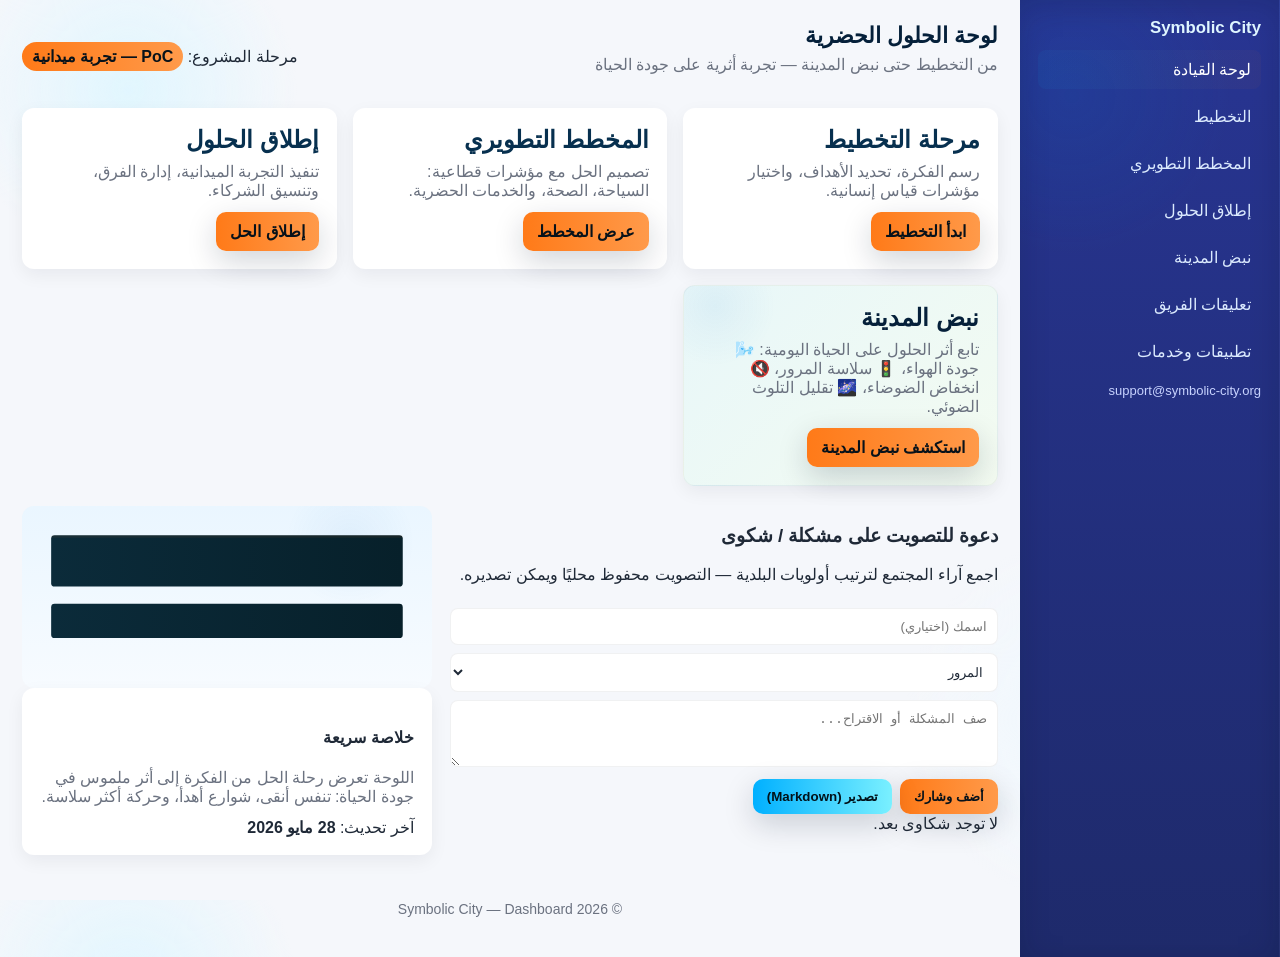
<file: dashboard/index.html>
<!doctype html>
<html lang="ar" dir="rtl">
<head>
  <meta charset="utf-8" />
  <meta name="viewport" content="width=device-width,initial-scale=1" />
  <title>لوحة الحلول الحضرية — Symbolic City</title>
  <!-- ملف الأنماط موجود داخل dashboard/ -->
  <link rel="stylesheet" href="styles.css">
</head>
<body>
  <div class="app">
    <aside class="sidebar" id="sidebar" role="navigation" aria-label="Sidebar">
      <div class="brand">Symbolic City</div>
      <nav class="nav" aria-label="Main">
        <!-- روابط نسبية صحيحة داخل مجلد dashboard -->
        <a class="active" href="index.html">لوحة القيادة</a>
        <a href="planning/index.html">التخطيط</a>
        <a href="development/index.html">المخطط التطويري</a>
        <a href="solutions/index.html">إطلاق الحلول</a>
        <a href="impact/index.html">نبض المدينة</a>
        <!-- رابط التعليقات: مسار مطلق بالنسبة للمستودع لتجنّب أخطاء المسار -->
        <a href="/-symbolic-city/tools/editor/readme-comments.html">تعليقات الفريق</a>
        <a href="apps/index.html">تطبيقات وخدمات</a>
        <small>support@symbolic-city.org</small>
      </nav>
    </aside>

    <main class="main">
      <header class="header">
        <div>
          <h1>لوحة الحلول الحضرية</h1>
          <p class="subtitle">من التخطيط حتى نبض المدينة — تجربة أثرية على جودة الحياة</p>
        </div>
        <div class="meta">مرحلة المشروع: <strong class="badge">PoC — تجربة ميدانية</strong></div>
      </header>

      <section class="grid">
        <article class="card planning">
          <h2>مرحلة التخطيط</h2>
          <p>رسم الفكرة، تحديد الأهداف، واختيار مؤشرات قياس إنسانية.</p>
          <a class="btn" href="planning/index.html">ابدأ التخطيط</a>
        </article>

        <article class="card development">
          <h2>المخطط التطويري</h2>
          <p>تصميم الحل مع مؤشرات قطاعية: السياحة، الصحة، والخدمات الحضرية.</p>
          <a class="btn" href="development/index.html">عرض المخطط</a>
        </article>

        <article class="card solutions">
          <h2>إطلاق الحلول</h2>
          <p>تنفيذ التجربة الميدانية، إدارة الفرق، وتنسيق الشركاء.</p>
          <a class="btn" href="solutions/index.html">إطلاق الحل</a>
        </article>

        <article class="card impact highlight">
          <h2>نبض المدينة</h2>
          <p>تابع أثر الحلول على الحياة اليومية: <span class="icon">🌬️</span> جودة الهواء، <span class="icon">🚦</span> سلاسة المرور، <span class="icon">🔇</span> انخفاض الضوضاء، <span class="icon">🌌</span> تقليل التلوث الضوئي.</p>
          <a class="btn" href="impact/index.html">استكشف نبض المدينة</a>
        </article>
      </section>

      <section class="panel">
        <div class="left-col">
          <h3>دعوة للتصويت على مشكلة / شكوى</h3>
          <p class="muted">اجمع آراء المجتمع لترتيب أولويات البلدية — التصويت محفوظ محليًا ويمكن تصديره.</p>

          <form id="complaintForm" class="complaints" onsubmit="return false;">
            <input type="text" id="cName" placeholder="اسمك (اختياري)" />
            <select id="cSection">
              <option value="المرور">المرور</option>
              <option value="الصحة">الصحة</option>
              <option value="السياحة">السياحة</option>
              <option value="الخدمات">الخدمات</option>
              <option value="أخرى">أخرى</option>
            </select>
            <textarea id="cText" rows="3" placeholder="صف المشكلة أو الاقتراح..."></textarea>
            <div class="row-actions">
              <button class="btn" id="addComplaint">أضف وشارك</button>
              <button class="btn alt" id="exportComplaints" type="button">تصدير (Markdown)</button>
            </div>
          </form>

          <div id="complaintsList" class="complaints-list"></div>
        </div>

        <aside class="right-col">
          <div class="visual">
            <!-- مكان لصورة/مخطط توضيحي -->
            <svg viewBox="0 0 900 360" preserveAspectRatio="xMidYMid meet" xmlns="http://www.w3.org/2000/svg" aria-hidden="true">
              <defs>
                <linearGradient id="g1" x1="0" x2="1"><stop offset="0" stop-color="#0b2b3a"/><stop offset="1" stop-color="#07202a"/></linearGradient>
              </defs>
              <rect x="40" y="40" width="820" height="120" rx="8" fill="url(#g1)"/>
              <rect x="40" y="200" width="820" height="80" rx="8" fill="url(#g1)"/>
              <rect x="40" y="40" width="820" height="6" rx="3" fill="rgba(255,122,24,0.06)"/>
            </svg>
          </div>

          <div class="summary card">
            <h4>خلاصة سريعة</h4>
            <p class="small">اللوحة تعرض رحلة الحل من الفكرة إلى أثر ملموس في جودة الحياة: تنفس أنقى، شوارع أهدأ، وحركة أكثر سلاسة.</p>
            <div class="meta">آخر تحديث: <strong>28 مايو 2026</strong></div>
          </div>
        </aside>
      </section>

      <footer class="footer">
        © 2026 Symbolic City — Dashboard
      </footer>
    </main>
  </div>

  <script>
    // Complaints (localStorage)
    (function(){
      const key = 'sc_complaints_v1';
      const exportBtn = document.getElementById('exportComplaints');

      function load(){ try{ return JSON.parse(localStorage.getItem(key))||[] }catch(e){return[]} }
      function save(arr){ localStorage.setItem(key, JSON.stringify(arr)); render(); }

      function render(){
        const list = document.getElementById('complaintsList');
        const data = load().sort((a,b)=>b.votes - a.votes || b.ts - a.ts);
        if(!data.length){ list.innerHTML = '<div class="empty">لا توجد شكاوى بعد.</div>'; return; }
        list.innerHTML = data.map(c=>`
          <div class="item" data-id="${c.id}">
            <div class="text">
              <div class="title">${escape(c.name||'مجهول')} • <span class="muted">${escape(c.section)}</span></div>
              <div class="body">${escape(c.text)}</div>
              <div class="time muted">أضيف: ${new Date(c.ts).toLocaleString()}</div>
            </div>
            <div class="votes">
              <div class="count">${c.votes}</div>
              <div class="controls">
                <button class="up" data-id="${c.id}">▲</button>
                <button class="down" data-id="${c.id}">▼</button>
              </div>
            </div>
          </div>
        `).join('');
        list.querySelectorAll('.up').forEach(b=>b.onclick = ()=>vote(b.dataset.id,1));
        list.querySelectorAll('.down').forEach(b=>b.onclick = ()=>vote(b.dataset.id,-1));
      }

      function vote(id,delta){
        const arr = load();
        const i = arr.findIndex(x=>x.id===id);
        if(i===-1) return;
        arr[i].votes = Math.max(0,(arr[i].votes||0)+delta);
        save(arr);
      }

      function escape(s){ return String(s||'').replace(/[&<>"']/g, m=>({'&':'&amp;','<':'&lt;','>':'&gt;','"':'&quot;',"'":'&#39;'}[m])); }

      document.getElementById('addComplaint').addEventListener('click', function(){
        const name = document.getElementById('cName').value.trim();
        const section = document.getElementById('cSection').value;
        const text = document.getElementById('cText').value.trim();
        if(!text){ alert('اكتب وصف المشكلة أو الاقتراح.'); return; }
        const arr = load();
        arr.push({ id: Date.now().toString(36)+'-'+Math.random().toString(36).slice(2,6), name, section, text, votes:0, ts: Date.now() });
        save(arr);
        document.getElementById('cText').value = '';
        document.getElementById('cName').value = '';
      });

      exportBtn.addEventListener('click', function(){
        const data = load();
        if(!data.length){ alert('لا توجد شكاوى للتصدير.'); return; }
        const md = data.map(c=>`- **${c.name||'مجهول'}** (${c.section}, ${new Date(c.ts).toLocaleString()}) • **${c.votes}** votes\n\n  ${c.text}\n`).join('\n');
        const blob = new Blob([md], {type:'text/markdown'});
        const url = URL.createObjectURL(blob);
        const a = document.createElement('a'); a.href = url; a.download = 'complaints.md'; a.click();
        URL.revokeObjectURL(url);
      });

      render();
    })();
  </script>
</body>
</html>
</file>
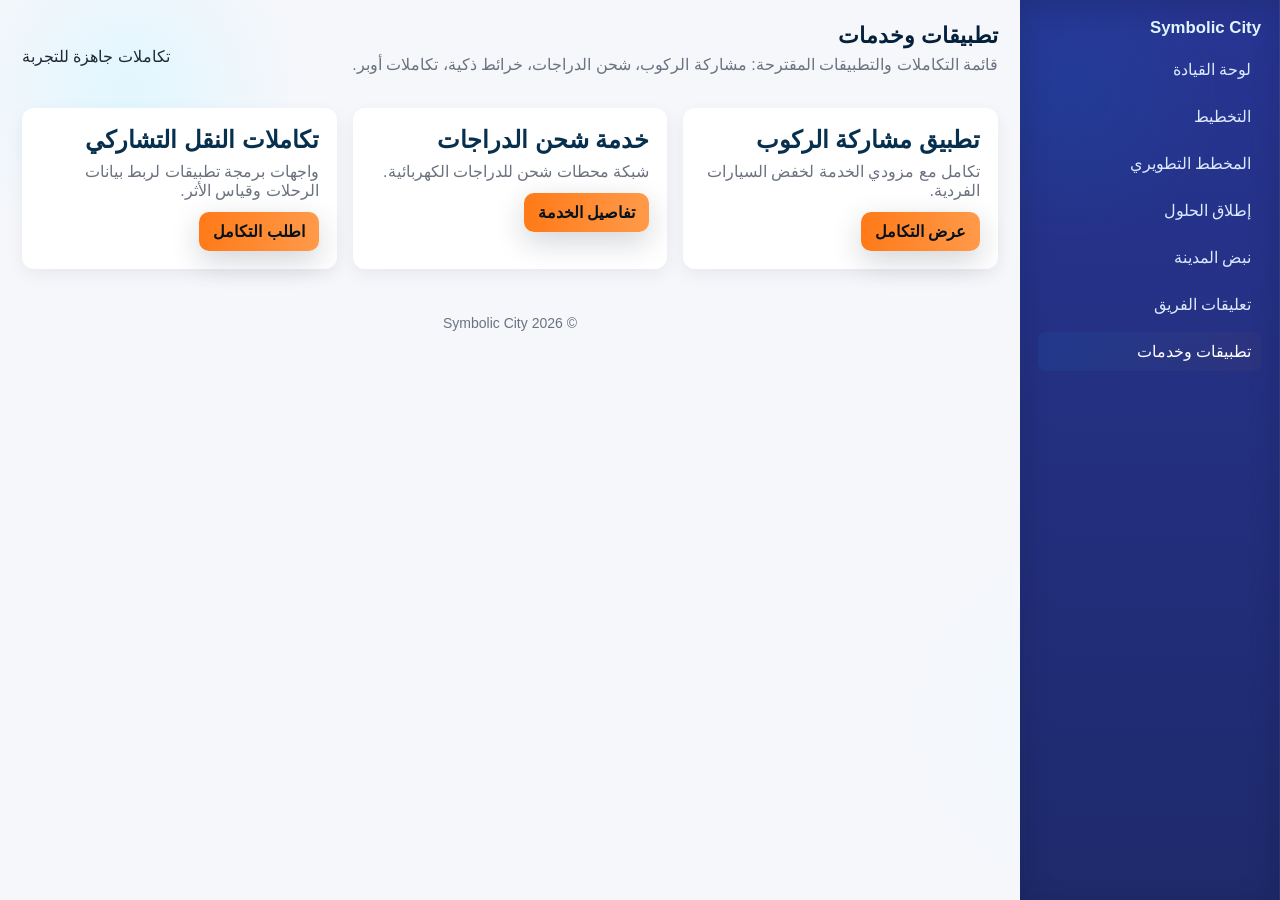
<file: dashboard/apps/index.html>
<!doctype html>
<html lang="ar" dir="rtl">
<head>
  <meta charset="utf-8" />
  <meta name="viewport" content="width=device-width,initial-scale=1" />
  <title>تطبيقات وخدمات — Symbolic City</title>
  <link rel="stylesheet" href="../styles.css">
</head>
<body>
  <div class="app">
    <aside class="sidebar" role="navigation" aria-label="Sidebar">
      <div class="brand">Symbolic City</div>
      <nav class="nav" aria-label="Main">
        <a href="../index.html">لوحة القيادة</a>
        <a href="../planning/index.html">التخطيط</a>
        <a href="../development/index.html">المخطط التطويري</a>
        <a href="../solutions/index.html">إطلاق الحلول</a>
        <a href="../impact/index.html">نبض المدينة</a>
        <!-- رابط تعليقات الفريق مطلق بالنسبة للمستودع -->
        <a href="/-symbolic-city/tools/editor/readme-comments.html">تعليقات الفريق</a>
        <a class="active" href="index.html" aria-current="page">تطبيقات وخدمات</a>
      </nav>
    </aside>

    <main class="main">
      <header class="header">
        <div>
          <h1>تطبيقات وخدمات</h1>
          <p class="subtitle">قائمة التكاملات والتطبيقات المقترحة: مشاركة الركوب، شحن الدراجات، خرائط ذكية، تكاملات أوبر.</p>
        </div>
        <div class="meta">تكاملات جاهزة للتجربة</div>
      </header>

      <section class="grid" style="margin-top:18px">
        <article class="card">
          <h2>تطبيق مشاركة الركوب</h2>
          <p class="small">تكامل مع مزودي الخدمة لخفض السيارات الفردية.</p>
          <a class="btn" href="#" role="button" aria-label="عرض تفاصيل تكامل تطبيق مشاركة الركوب">عرض التكامل</a>
        </article>

        <article class="card">
          <h2>خدمة شحن الدراجات</h2>
          <p class="small">شبكة محطات شحن للدراجات الكهربائية.</p>
          <a class="btn" href="#" role="button" aria-label="عرض تفاصيل خدمة شحن الدراجات">تفاصيل الخدمة</a>
        </article>

        <article class="card">
          <h2>تكاملات النقل التشاركي</h2>
          <p class="small">واجهات برمجة تطبيقات لربط بيانات الرحلات وقياس الأثر.</p>
          <a class="btn" href="#" role="button" aria-label="طلب تكاملات النقل التشاركي">اطلب التكامل</a>
        </article>
      </section>

      <footer class="footer">© 2026 Symbolic City</footer>
    </main>
  </div>
</body>
</html>
</file>
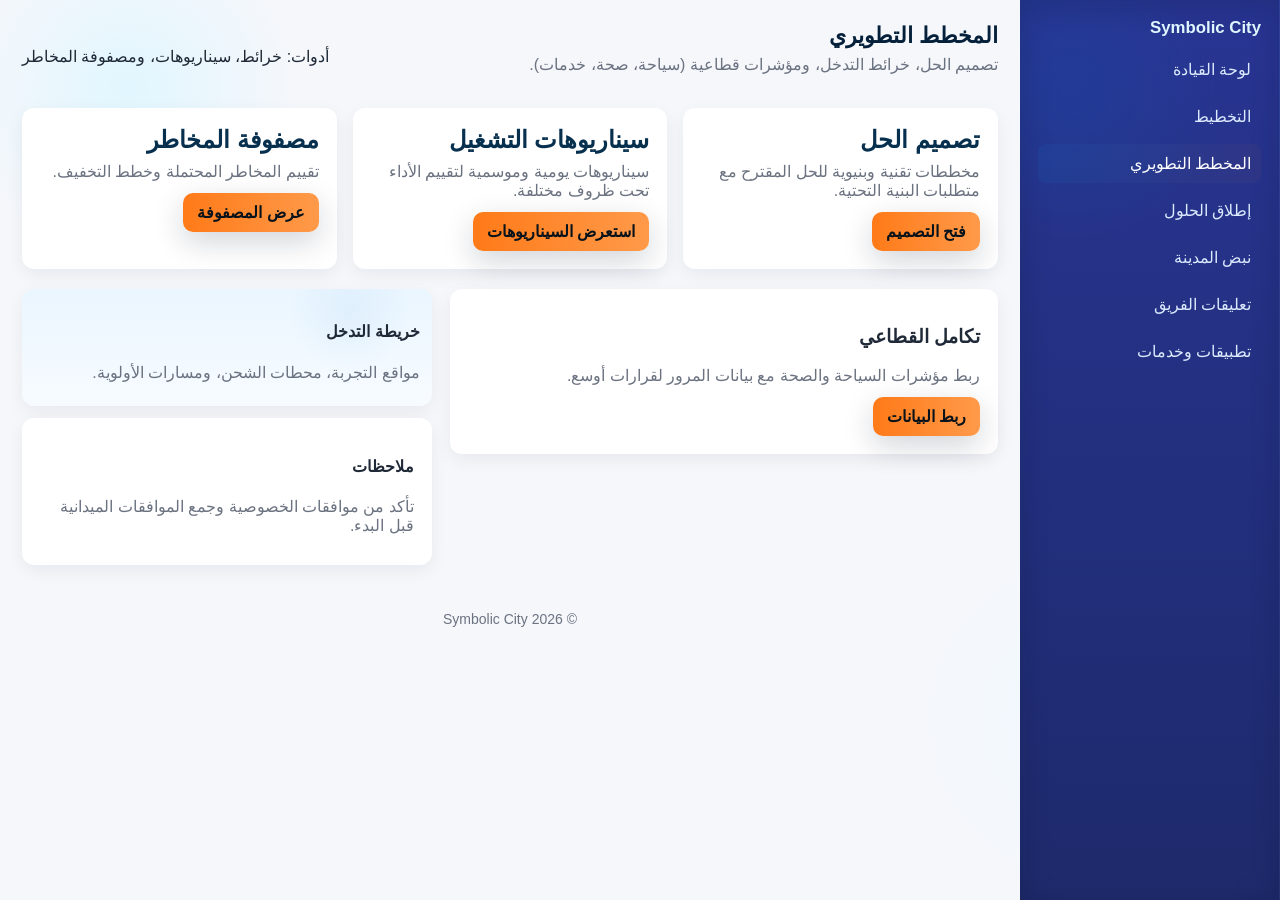
<file: dashboard/development/index.html>
<!doctype html>
<html lang="ar" dir="rtl">
<head>
  <meta charset="utf-8" />
  <meta name="viewport" content="width=device-width,initial-scale=1" />
  <title>المخطط التطويري — Symbolic City</title>
  <link rel="stylesheet" href="../styles.css">
</head>
<body>
  <div class="app">
    <aside class="sidebar" role="navigation" aria-label="Sidebar">
      <div class="brand">Symbolic City</div>
      <nav class="nav" aria-label="Main">
        <a href="../dashboard/index.html">لوحة القيادة</a>
        <a href="../planning/index.html">التخطيط</a>
        <a class="active" href="index.html">المخطط التطويري</a>
        <a href="../solutions/index.html">إطلاق الحلول</a>
        <a href="../impact/index.html">نبض المدينة</a>
        <a href="../../tools/editor/readme-comments.html">تعليقات الفريق</a>
        <a href="../apps/index.html">تطبيقات وخدمات</a>
      </nav>
    </aside>

    <main class="main">
      <header class="header">
        <div>
          <h1>المخطط التطويري</h1>
          <p class="subtitle">تصميم الحل، خرائط التدخل، ومؤشرات قطاعية (سياحة، صحة، خدمات).</p>
        </div>
        <div class="meta">أدوات: خرائط، سيناريوهات، ومصفوفة المخاطر</div>
      </header>

      <section class="grid" style="margin-top:18px">
        <article class="card">
          <h2>تصميم الحل</h2>
          <p>مخططات تقنية وبنيوية للحل المقترح مع متطلبات البنية التحتية.</p>
          <a class="btn" href="#">فتح التصميم</a>
        </article>

        <article class="card">
          <h2>سيناريوهات التشغيل</h2>
          <p>سيناريوهات يومية وموسمية لتقييم الأداء تحت ظروف مختلفة.</p>
          <a class="btn" href="#">استعرض السيناريوهات</a>
        </article>

        <article class="card">
          <h2>مصفوفة المخاطر</h2>
          <p>تقييم المخاطر المحتملة وخطط التخفيف.</p>
          <a class="btn" href="#">عرض المصفوفة</a>
        </article>
      </section>

      <section class="panel" style="margin-top:20px">
        <div class="left-col card">
          <h3>تكامل القطاعي</h3>
          <p class="muted">ربط مؤشرات السياحة والصحة مع بيانات المرور لقرارات أوسع.</p>
          <a class="btn" href="#">ربط البيانات</a>
        </div>

        <aside class="right-col">
          <div class="visual card">
            <h4>خريطة التدخل</h4>
            <p class="small muted">مواقع التجربة، محطات الشحن، ومسارات الأولوية.</p>
          </div>

          <div class="summary card" style="margin-top:12px">
            <h4>ملاحظات</h4>
            <p class="small">تأكد من موافقات الخصوصية وجمع الموافقات الميدانية قبل البدء.</p>
          </div>
        </aside>
      </section>

      <footer class="footer">© 2026 Symbolic City</footer>
    </main>
  </div>
</body>
</html>
</file>
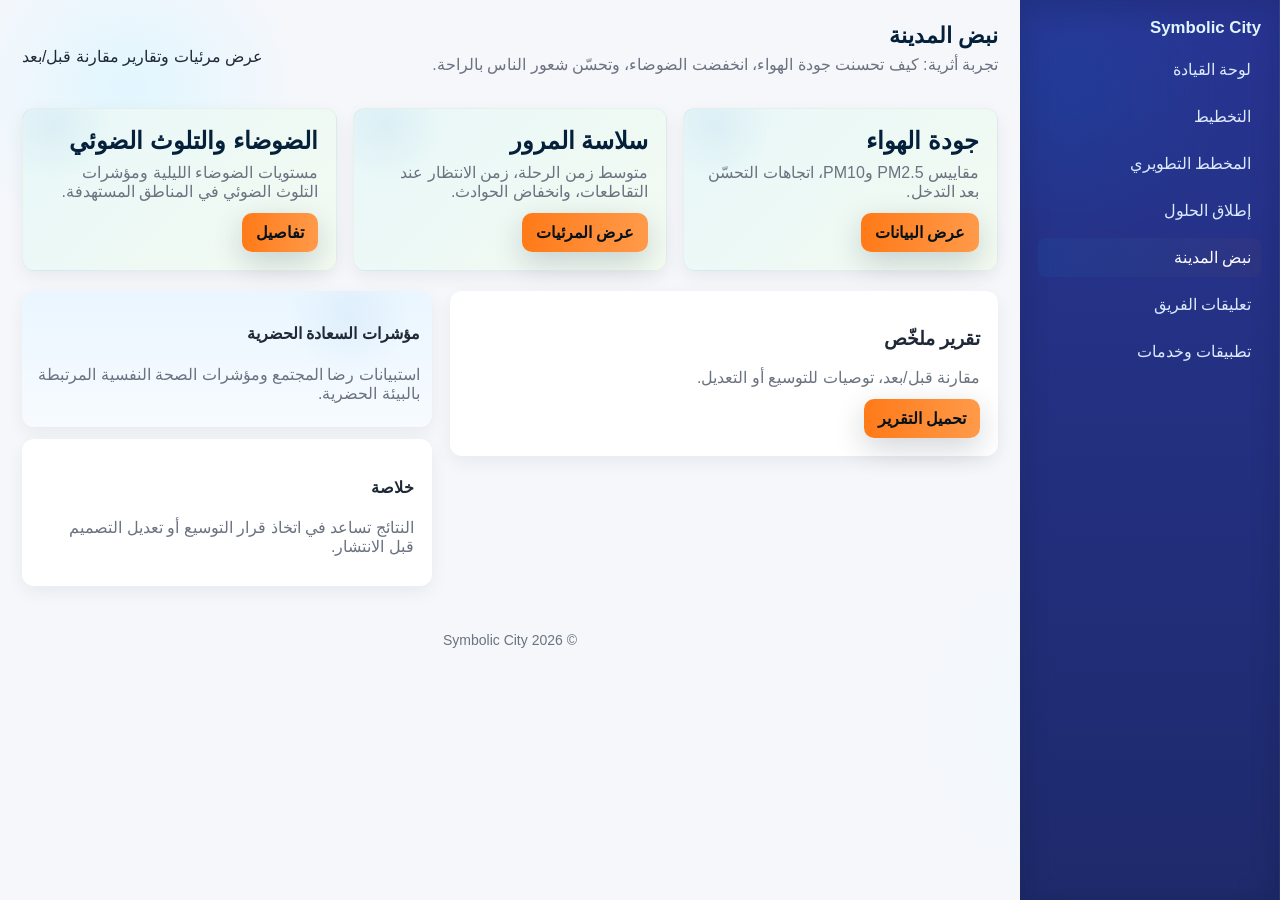
<file: dashboard/impact/index.html>
<!doctype html>
<html lang="ar" dir="rtl">
<head>
  <meta charset="utf-8" />
  <meta name="viewport" content="width=device-width,initial-scale=1" />
  <title>نبض المدينة — Symbolic City</title>
  <link rel="stylesheet" href="../styles.css">
</head>
<body>
  <div class="app">
    <aside class="sidebar" role="navigation" aria-label="Sidebar">
      <div class="brand">Symbolic City</div>
      <nav class="nav" aria-label="Main">
        <a href="../dashboard/index.html">لوحة القيادة</a>
        <a href="../planning/index.html">التخطيط</a>
        <a href="../development/index.html">المخطط التطويري</a>
        <a href="../solutions/index.html">إطلاق الحلول</a>
        <a class="active" href="index.html">نبض المدينة</a>
        <a href="../../tools/editor/readme-comments.html">تعليقات الفريق</a>
        <a href="../apps/index.html">تطبيقات وخدمات</a>
      </nav>
    </aside>

    <main class="main">
      <header class="header">
        <div>
          <h1>نبض المدينة</h1>
          <p class="subtitle">تجربة أثرية: كيف تحسنت جودة الهواء، انخفضت الضوضاء، وتحسّن شعور الناس بالراحة.</p>
        </div>
        <div class="meta">عرض مرئيات وتقارير مقارنة قبل/بعد</div>
      </header>

      <section class="grid" style="margin-top:18px">
        <article class="card impact">
          <h2>جودة الهواء</h2>
          <p class="small">مقاييس PM2.5 وPM10، اتجاهات التحسّن بعد التدخل.</p>
          <a class="btn" href="#">عرض البيانات</a>
        </article>

        <article class="card impact">
          <h2>سلاسة المرور</h2>
          <p class="small">متوسط زمن الرحلة، زمن الانتظار عند التقاطعات، وانخفاض الحوادث.</p>
          <a class="btn" href="#">عرض المرئيات</a>
        </article>

        <article class="card impact">
          <h2>الضوضاء والتلوث الضوئي</h2>
          <p class="small">مستويات الضوضاء الليلية ومؤشرات التلوث الضوئي في المناطق المستهدفة.</p>
          <a class="btn" href="#">تفاصيل</a>
        </article>
      </section>

      <section class="panel" style="margin-top:20px">
        <div class="left-col card">
          <h3>تقرير ملخّص</h3>
          <p class="muted">مقارنة قبل/بعد، توصيات للتوسيع أو التعديل.</p>
          <a class="btn" href="#">تحميل التقرير</a>
        </div>

        <aside class="right-col">
          <div class="visual card">
            <h4>مؤشرات السعادة الحضرية</h4>
            <p class="small muted">استبيانات رضا المجتمع ومؤشرات الصحة النفسية المرتبطة بالبيئة الحضرية.</p>
          </div>

          <div class="summary card" style="margin-top:12px">
            <h4>خلاصة</h4>
            <p class="small">النتائج تساعد في اتخاذ قرار التوسيع أو تعديل التصميم قبل الانتشار.</p>
          </div>
        </aside>
      </section>

      <footer class="footer">© 2026 Symbolic City</footer>
    </main>
  </div>
</body>
</html>
</file>
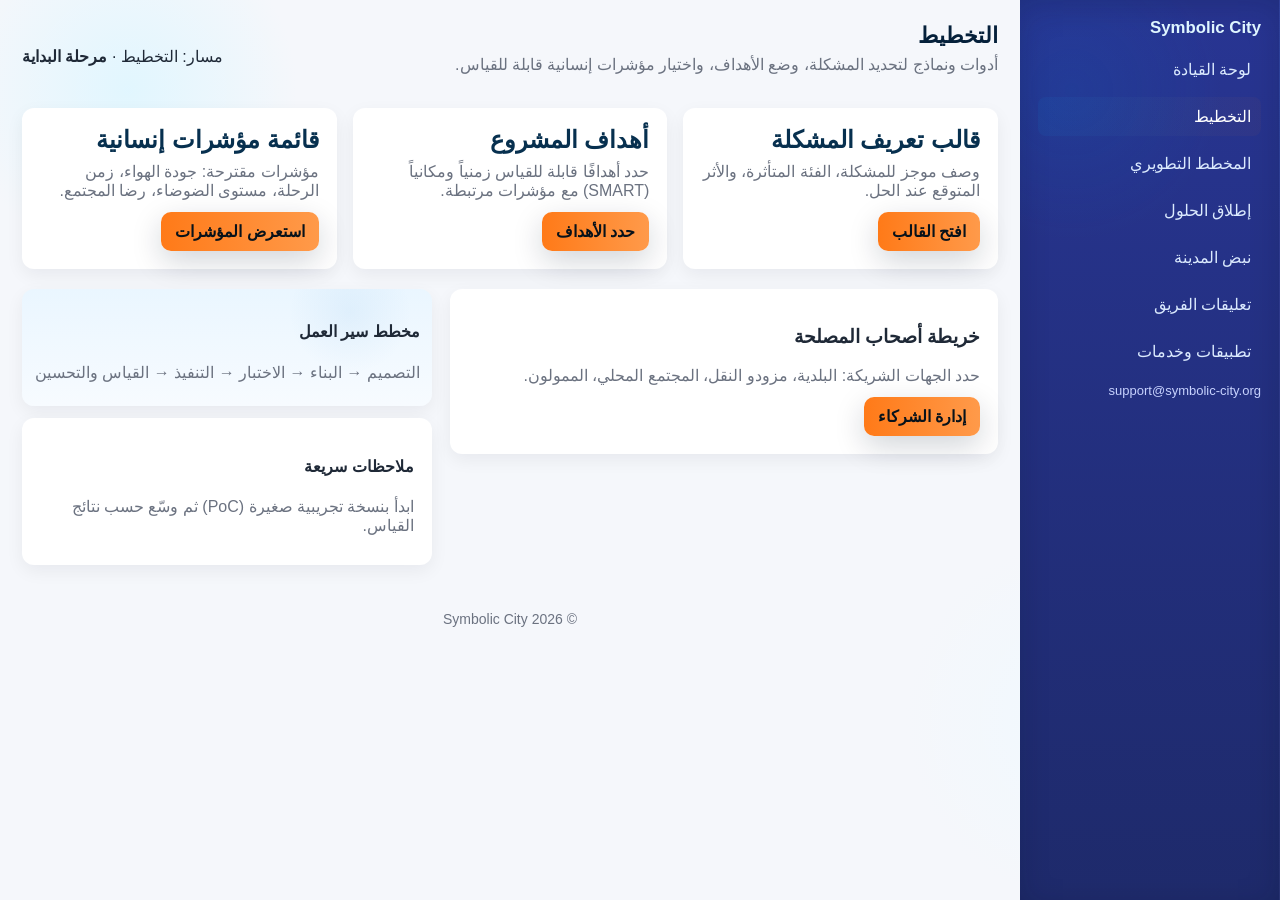
<file: dashboard/planning/index.html>
<!doctype html>
<html lang="ar" dir="rtl">
<head>
  <meta charset="utf-8" />
  <meta name="viewport" content="width=device-width,initial-scale=1" />
  <title>التخطيط — Symbolic City</title>
  <link rel="stylesheet" href="../styles.css">
</head>
<body>
  <div class="app">
    <aside class="sidebar" role="navigation" aria-label="Sidebar">
      <div class="brand">Symbolic City</div>
      <nav class="nav" aria-label="Main">
        <a href="../dashboard/index.html">لوحة القيادة</a>
        <a class="active" href="index.html">التخطيط</a>
        <a href="../development/index.html">المخطط التطويري</a>
        <a href="../solutions/index.html">إطلاق الحلول</a>
        <a href="../impact/index.html">نبض المدينة</a>
        <a href="../../tools/editor/readme-comments.html">تعليقات الفريق</a>
        <a href="../apps/index.html">تطبيقات وخدمات</a>
        <small>support@symbolic-city.org</small>
      </nav>
    </aside>

    <main class="main">
      <header class="header">
        <div>
          <h1>التخطيط</h1>
          <p class="subtitle">أدوات ونماذج لتحديد المشكلة، وضع الأهداف، واختيار مؤشرات إنسانية قابلة للقياس.</p>
        </div>
        <div class="meta">مسار: التخطيط · <strong>مرحلة البداية</strong></div>
      </header>

      <section class="grid" style="margin-top:18px">
        <article class="card">
          <h2>قالب تعريف المشكلة</h2>
          <p>وصف موجز للمشكلة، الفئة المتأثرة، والأثر المتوقع عند الحل.</p>
          <a class="btn" href="#">افتح القالب</a>
        </article>

        <article class="card">
          <h2>أهداف المشروع</h2>
          <p>حدد أهدافًا قابلة للقياس زمنياً ومكانياً (SMART) مع مؤشرات مرتبطة.</p>
          <a class="btn" href="#">حدد الأهداف</a>
        </article>

        <article class="card">
          <h2>قائمة مؤشرات إنسانية</h2>
          <p>مؤشرات مقترحة: جودة الهواء، زمن الرحلة، مستوى الضوضاء، رضا المجتمع.</p>
          <a class="btn" href="#">استعرض المؤشرات</a>
        </article>
      </section>

      <section class="panel" style="margin-top:20px">
        <div class="left-col card">
          <h3>خريطة أصحاب المصلحة</h3>
          <p class="muted">حدد الجهات الشريكة: البلدية، مزودو النقل، المجتمع المحلي، الممولون.</p>
          <a class="btn" href="#">إدارة الشركاء</a>
        </div>

        <aside class="right-col">
          <div class="visual card">
            <h4>مخطط سير العمل</h4>
            <p class="small muted">التصميم → البناء → الاختبار → التنفيذ → القياس والتحسين</p>
          </div>

          <div class="summary card" style="margin-top:12px">
            <h4>ملاحظات سريعة</h4>
            <p class="small">ابدأ بنسخة تجريبية صغيرة (PoC) ثم وسّع حسب نتائج القياس.</p>
          </div>
        </aside>
      </section>

      <footer class="footer">© 2026 Symbolic City</footer>
    </main>
  </div>
</body>
</html>
</file>
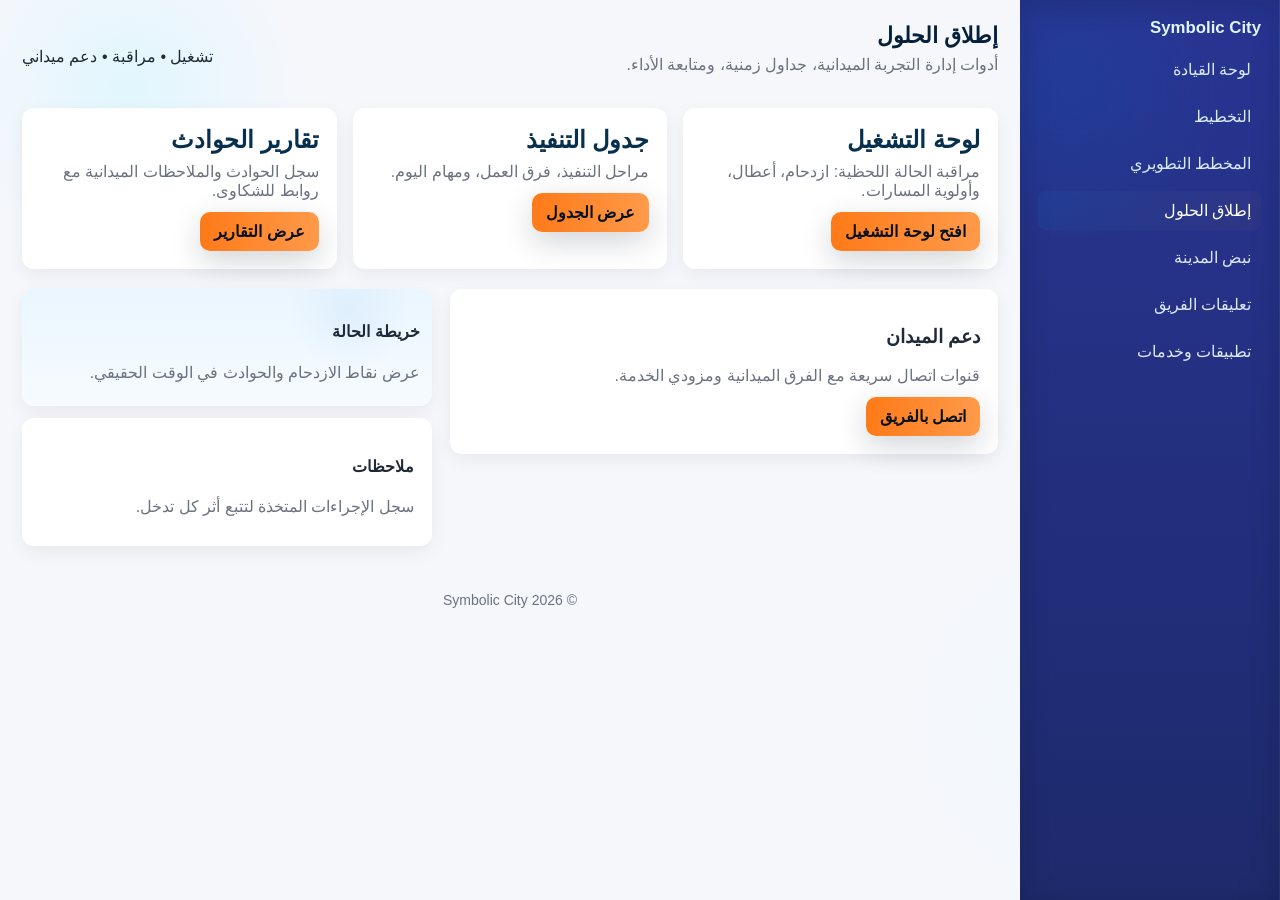
<file: dashboard/solutions/index.html>
<!doctype html>
<html lang="ar" dir="rtl">
<head>
  <meta charset="utf-8" />
  <meta name="viewport" content="width=device-width,initial-scale=1" />
  <title>إطلاق الحلول — Symbolic City</title>
  <link rel="stylesheet" href="../styles.css">
</head>
<body>
  <div class="app">
    <aside class="sidebar" role="navigation" aria-label="Sidebar">
      <div class="brand">Symbolic City</div>
      <nav class="nav" aria-label="Main">
        <a href="../dashboard/index.html">لوحة القيادة</a>
        <a href="../planning/index.html">التخطيط</a>
        <a href="../development/index.html">المخطط التطويري</a>
        <a class="active" href="index.html">إطلاق الحلول</a>
        <a href="../impact/index.html">نبض المدينة</a>
        <a href="../../tools/editor/readme-comments.html">تعليقات الفريق</a>
        <a href="../apps/index.html">تطبيقات وخدمات</a>
      </nav>
    </aside>

    <main class="main">
      <header class="header">
        <div>
          <h1>إطلاق الحلول</h1>
          <p class="subtitle">أدوات إدارة التجربة الميدانية، جداول زمنية، ومتابعة الأداء.</p>
        </div>
        <div class="meta">تشغيل • مراقبة • دعم ميداني</div>
      </header>

      <section class="grid" style="margin-top:18px">
        <article class="card">
          <h2>لوحة التشغيل</h2>
          <p>مراقبة الحالة اللحظية: ازدحام، أعطال، وأولوية المسارات.</p>
          <a class="btn" href="#">افتح لوحة التشغيل</a>
        </article>

        <article class="card">
          <h2>جدول التنفيذ</h2>
          <p>مراحل التنفيذ، فرق العمل، ومهام اليوم.</p>
          <a class="btn" href="#">عرض الجدول</a>
        </article>

        <article class="card">
          <h2>تقارير الحوادث</h2>
          <p>سجل الحوادث والملاحظات الميدانية مع روابط للشكاوى.</p>
          <a class="btn" href="#">عرض التقارير</a>
        </article>
      </section>

      <section class="panel" style="margin-top:20px">
        <div class="left-col card">
          <h3>دعم الميدان</h3>
          <p class="muted">قنوات اتصال سريعة مع الفرق الميدانية ومزودي الخدمة.</p>
          <a class="btn" href="#">اتصل بالفريق</a>
        </div>

        <aside class="right-col">
          <div class="visual card">
            <h4>خريطة الحالة</h4>
            <p class="small muted">عرض نقاط الازدحام والحوادث في الوقت الحقيقي.</p>
          </div>

          <div class="summary card" style="margin-top:12px">
            <h4>ملاحظات</h4>
            <p class="small">سجل الإجراءات المتخذة لتتبع أثر كل تدخل.</p>
          </div>
        </aside>
      </section>

      <footer class="footer">© 2026 Symbolic City</footer>
    </main>
  </div>
</body>
</html>
</file>
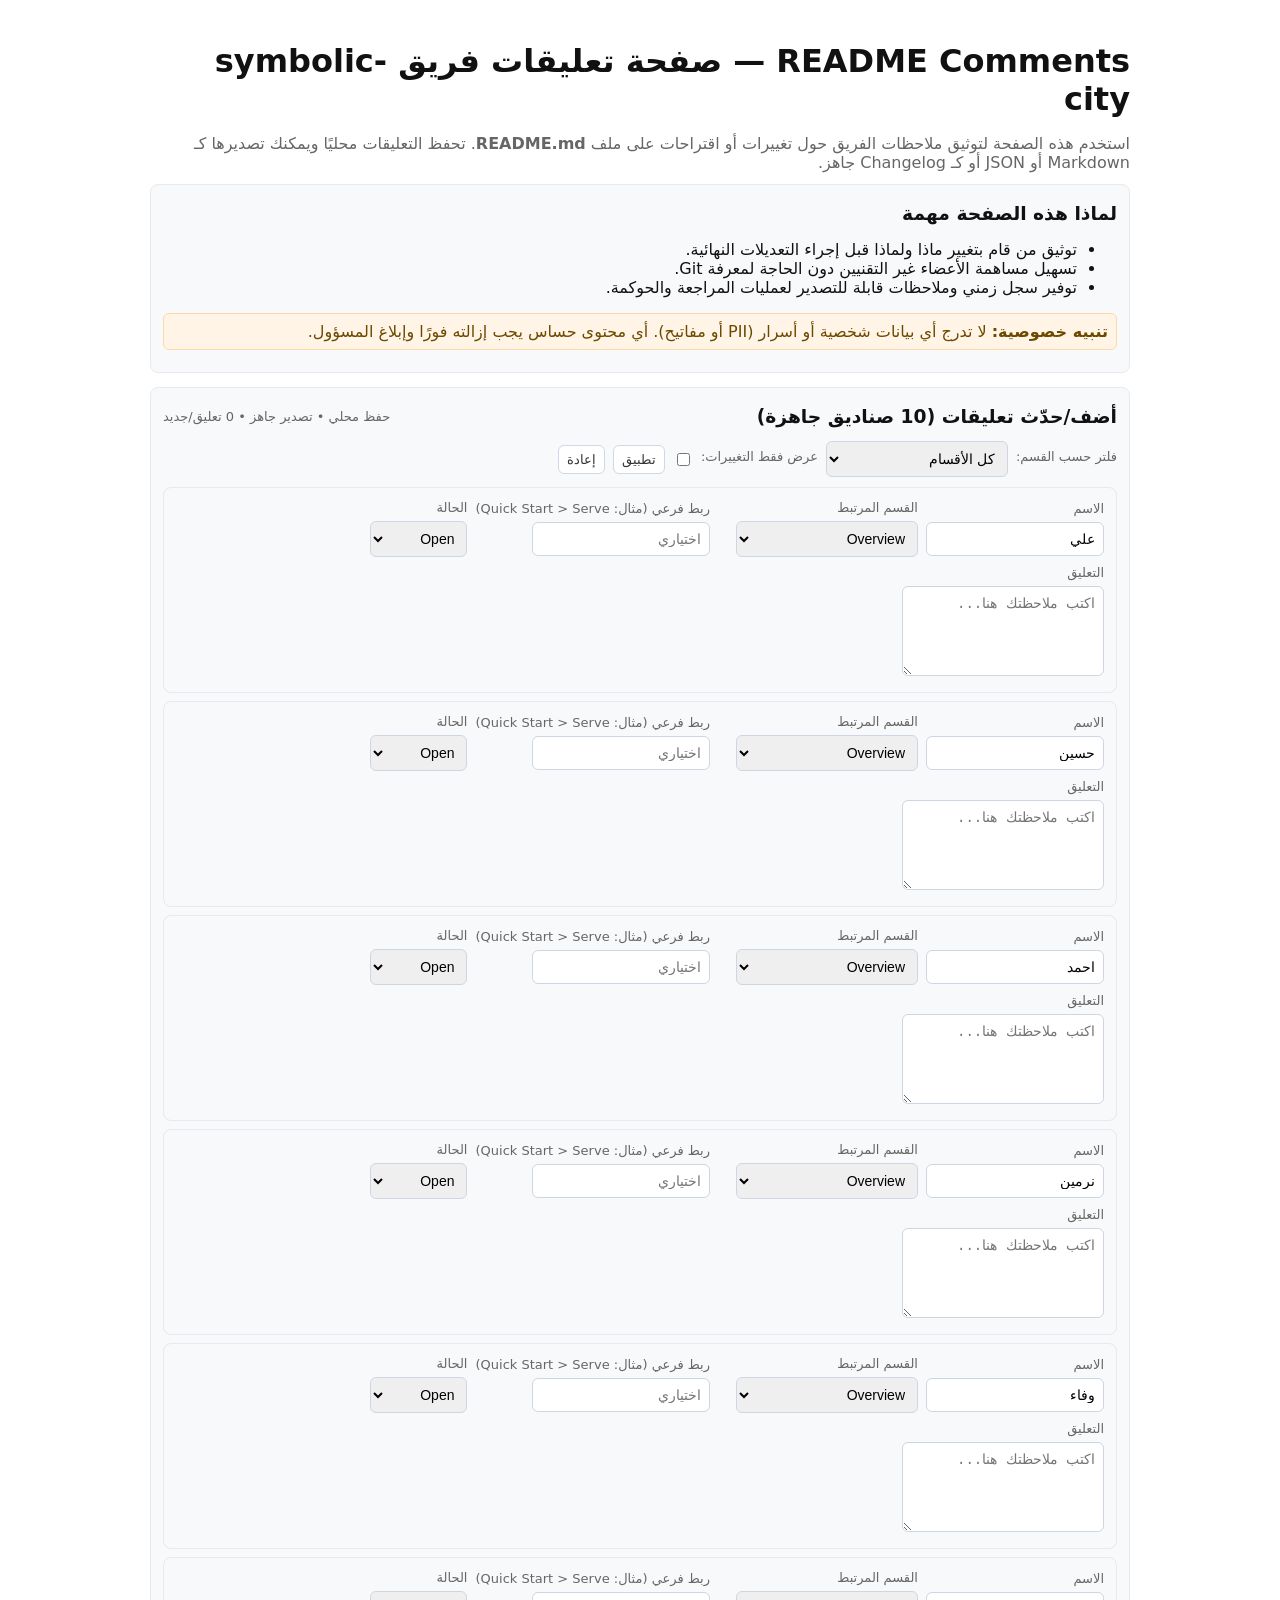
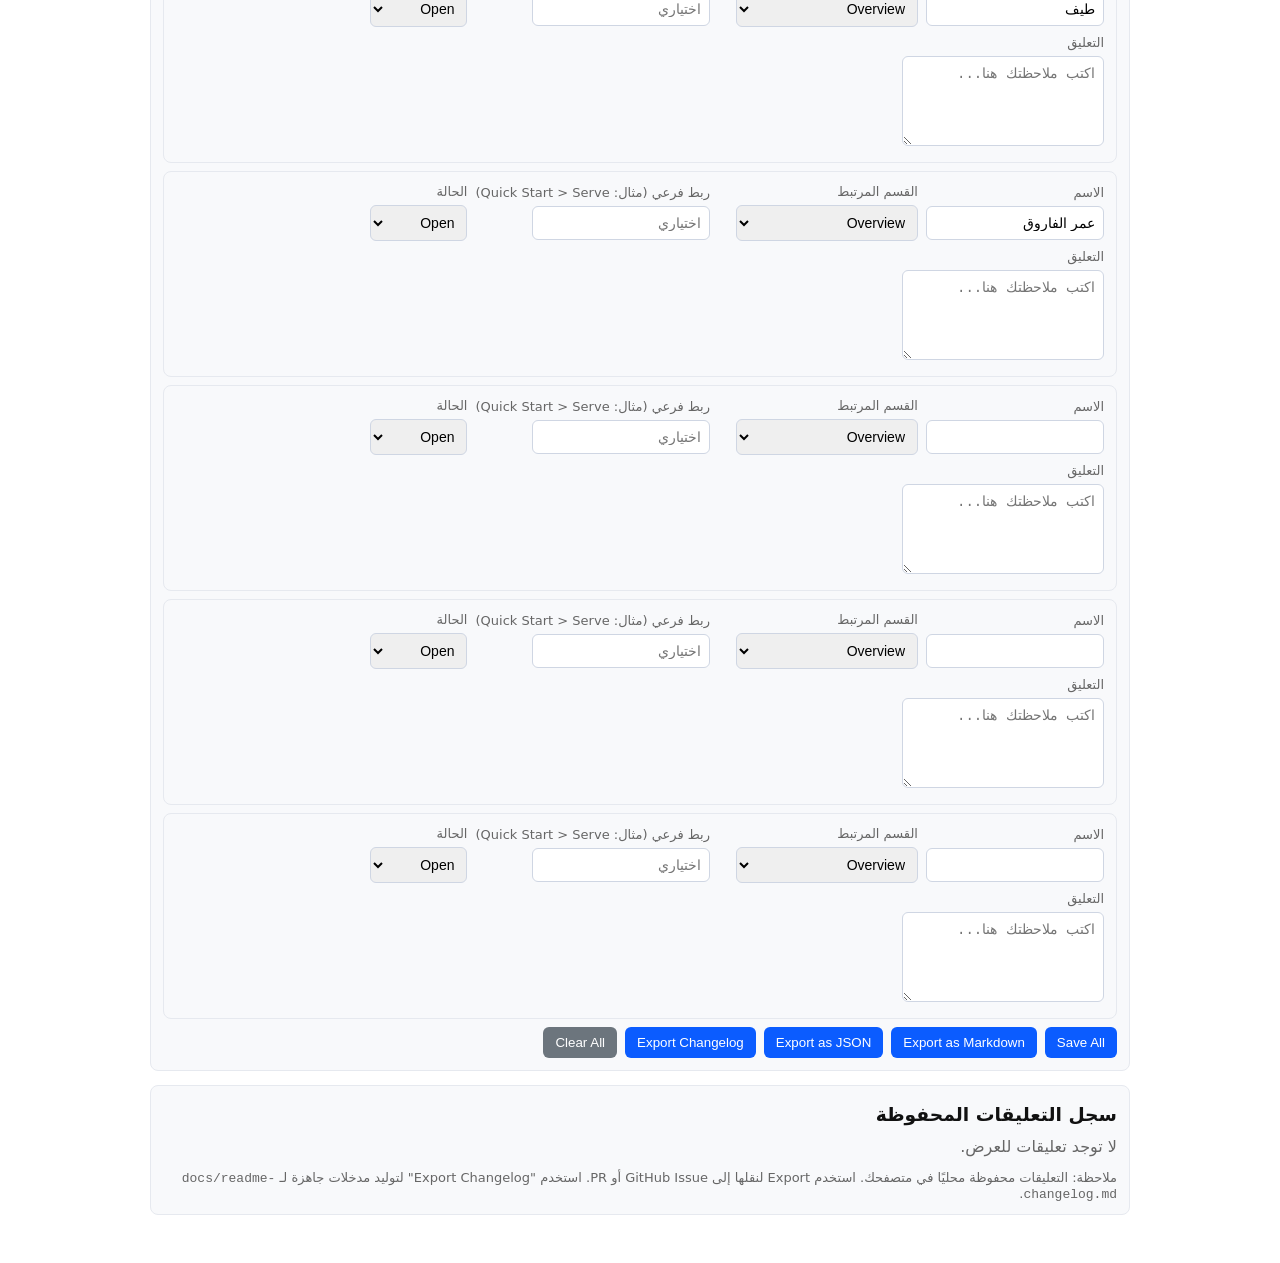
<file: tools/editor/readme-comments.html>
<!doctype html>
<html lang="ar" dir="rtl">
<head>
<meta charset="utf-8">
<meta name="viewport" content="width=device-width,initial-scale=1">
<title>تعليقات README — symbolic-city</title>
<style>
  :root{--bg:#fff;--muted:#666;--accent:#0b5cff;--card:#f8f9fb}
  body{font-family:system-ui, "Segoe UI", Roboto, Arial;max-width:980px;margin:18px auto;padding:18px;background:var(--bg);color:#111}
  h1,h2,h3{margin:6px 0}
  p.lead{color:var(--muted);margin-bottom:12px}
  .panel{background:var(--card);padding:12px;border-radius:8px;border:1px solid #e6e9ef;margin-bottom:14px}
  .row{display:flex;gap:8px;align-items:flex-start}
  input[type=text], select, textarea{padding:8px;border:1px solid #cfd6e3;border-radius:6px;font-size:14px}
  textarea{min-height:72px;resize:vertical;flex:2}
  input[type=text]{width:160px}
  label.small{font-size:13px;color:var(--muted);display:block;margin-bottom:6px}
  .controls{display:flex;gap:8px;flex-wrap:wrap;margin-top:8px}
  button{background:var(--accent);color:#fff;border:none;padding:8px 12px;border-radius:6px;cursor:pointer}
  button.secondary{background:#6c757d}
  .list{margin-top:12px}
  .entry{border-top:1px dashed #e0e6f0;padding:10px 0}
  .meta{color:var(--muted);font-size:13px;margin-bottom:6px}
  .tag{display:inline-block;background:#eef4ff;color:var(--accent);padding:2px 8px;border-radius:999px;font-size:12px;margin-left:6px}
  .warn{background:#fff4e6;border:1px solid #ffd8a8;padding:8px;border-radius:6px;color:#6b4a00;margin-bottom:10px}
  .footer-note{color:var(--muted);font-size:13px;margin-top:14px}
  .flex-between{display:flex;justify-content:space-between;align-items:center}
  .filter{margin-top:8px;display:flex;gap:8px;align-items:center}
  .small-btn{background:#fff;border:1px solid #d0d7e6;color:#333;padding:6px 8px;border-radius:6px;cursor:pointer}
  .status-open{color:#b02a37}
  .status-review{color:#d97706}
  .status-resolved{color:#0b8a3e}
  @media (max-width:720px){ .row{flex-direction:column} input[type=text]{width:100%} }
</style>
</head>
<body>
  <h1>README Comments — صفحة تعليقات فريق symbolic-city</h1>
  <p class="lead">استخدم هذه الصفحة لتوثيق ملاحظات الفريق حول تغييرات أو اقتراحات على ملف <strong>README.md</strong>. تحفظ التعليقات محليًا ويمكنك تصديرها كـ Markdown أو JSON أو كـ Changelog جاهز.</p>

  <div class="panel">
    <h3>لماذا هذه الصفحة مهمة</h3>
    <ul>
      <li>توثيق من قام بتغيير ماذا ولماذا قبل إجراء التعديلات النهائية.</li>
      <li>تسهيل مساهمة الأعضاء غير التقنيين دون الحاجة لمعرفة Git.</li>
      <li>توفير سجل زمني وملاحظات قابلة للتصدير لعمليات المراجعة والحوكمة.</li>
    </ul>
    <div class="warn">
      <strong>تنبيه خصوصية:</strong> لا تدرج أي بيانات شخصية أو أسرار (PII أو مفاتيح). أي محتوى حساس يجب إزالته فورًا وإبلاغ المسؤول.
    </div>
  </div>

  <div class="panel">
    <div class="flex-between">
      <h3>أضف/حدّث تعليقات (10 صناديق جاهزة)</h3>
      <div style="font-size:13px;color:var(--muted)">حفظ محلي • تصدير جاهز • <span id="countNew">0</span> تعليق/جديد</div>
    </div>

    <div class="filter">
      <label class="small">فلتر حسب القسم:</label>
      <select id="filterSection"><option value="">كل الأقسام</option></select>
      <label class="small">عرض فقط التغييرات:</label>
      <input type="checkbox" id="filterChanged">
      <button class="small-btn" id="applyFilter">تطبيق</button>
      <button class="small-btn" id="resetFilter">إعادة</button>
    </div>

    <div id="boxes" style="margin-top:10px"></div>

    <div class="controls">
      <button id="saveAll">Save All</button>
      <button id="exportMd">Export as Markdown</button>
      <button id="exportJson">Export as JSON</button>
      <button id="exportChangelog">Export Changelog</button>
      <button class="secondary" id="clearAll">Clear All</button>
    </div>
  </div>

  <div class="panel">
    <h3>سجل التعليقات المحفوظة</h3>
    <div id="list" class="list"></div>
    <div class="footer-note">ملاحظة: التعليقات محفوظة محليًا في متصفحك. استخدم Export لنقلها إلى GitHub Issue أو PR. استخدم "Export Changelog" لتوليد مدخلات جاهزة لـ <code>docs/readme-changelog.md</code>.</div>
  </div>

<script>
/* ====== إعداد الأقسام والأسماء المسبقة ====== */
const sections = [
  'Overview','Key Features','Quick Start','Architecture',
  'Development Workflow','Contributing','Roadmap','Repository Structure',
  'Partners','Contact'
];
const presetNames = ['علي','حسين','احمد','نرمين','وفاء','طيف','عمر الفاروق','','','']; // 10 صناديق
const boxesEl = document.getElementById('boxes');
const listEl = document.getElementById('list');
const filterSection = document.getElementById('filterSection');
const filterChanged = document.getElementById('filterChanged');
const countNewEl = document.getElementById('countNew');

/* ملء قائمة الفلتر */
sections.forEach(s=>{
  const opt = document.createElement('option'); opt.value=s; opt.textContent=s; filterSection.appendChild(opt);
});

/* إنشاء 10 صناديق */
function makeBox(i){
  const wrapper = document.createElement('div');
  wrapper.className = 'panel';
  wrapper.style.marginBottom = '8px';
  wrapper.innerHTML = `
    <div style="display:flex;gap:8px;align-items:center;flex-wrap:wrap">
      <div style="min-width:140px">
        <label class="small">الاسم</label>
        <input type="text" class="name" data-i="${i}" value="${presetNames[i]||''}">
      </div>
      <div style="min-width:200px">
        <label class="small">القسم المرتبط</label>
        <select class="section" data-i="${i}">${sections.map(s=>'<option>'+s+'</option>').join('')}</select>
      </div>
      <div style="min-width:140px">
        <label class="small">ربط فرعي (مثال: Quick Start > Serve)</label>
        <input type="text" class="linked" data-i="${i}" placeholder="اختياري">
      </div>
      <div style="min-width:140px">
        <label class="small">الحالة</label>
        <select class="status" data-i="${i}">
          <option>Open</option><option>In review</option><option>Resolved</option>
        </select>
      </div>
    </div>
    <div style="margin-top:8px">
      <label class="small">التعليق</label>
      <textarea class="comment" data-i="${i}" placeholder="اكتب ملاحظتك هنا..."></textarea>
    </div>
  `;
  return wrapper;
}
for(let i=0;i<10;i++) boxesEl.appendChild(makeBox(i));

/* ====== وظائف التخزين والتحميل ====== */
function loadComments(){
  const raw = localStorage.getItem('readme_comments') || '[]';
  try{ return JSON.parse(raw); } catch(e){ return []; }
}
function saveCommentsArray(arr){ localStorage.setItem('readme_comments', JSON.stringify(arr)); updateCount(arr); }
function appendComments(arr){
  const existing = loadComments();
  const merged = existing.concat(arr);
  saveCommentsArray(merged);
  renderList(merged);
}

/* حفظ كل الصناديق غير الفارغة */
document.getElementById('saveAll').onclick = ()=>{
  const arr=[];
  for(let i=0;i<10;i++){
    const name = document.querySelector('.name[data-i="'+i+'"]').value.trim();
    const section = document.querySelector('.section[data-i="'+i+'"]').value;
    const linked = document.querySelector('.linked[data-i="'+i+'"]').value.trim();
    const text = document.querySelector('.comment[data-i="'+i+'"]').value.trim();
    const status = document.querySelector('.status[data-i="'+i+'"]').value;
    if(name || text){
      arr.push({id:Date.now() + '-' + Math.random().toString(36).slice(2,8), name, section, linked, text, status, ts:Date.now()});
    }
  }
  if(!arr.length){ alert('لا توجد مدخلات للحفظ. اكتب اسمًا أو تعليقًا في أحد الصناديق.'); return; }
  appendComments(arr);
  alert('تم الحفظ محليًا.');
  clearInputs();
};

/* تصدير كـ Markdown */
document.getElementById('exportMd').onclick = ()=>{
  const data = loadComments();
  if(!data.length){ alert('لا توجد تعليقات للتصدير.'); return; }
  const md = data.map(c=>{
    const statusTag = c.status ? ` • ${c.status}` : '';
    const linked = c.linked ? ` • ${c.linked}` : '';
    return `- **${c.name}** (${c.section}${linked}, ${new Date(c.ts).toLocaleString()}${statusTag})\n\n  ${c.text}\n`;
  }).join('\n');
  downloadBlob(md, 'readme-comments.md', 'text/markdown');
};

/* تصدير كـ JSON */
document.getElementById('exportJson').onclick = ()=>{
  const data = loadComments();
  if(!data.length){ alert('لا توجد تعليقات للتصدير.'); return; }
  downloadBlob(JSON.stringify(data, null, 2), 'readme-comments.json', 'application/json');
};

/* تصدير Changelog (Markdown) */
document.getElementById('exportChangelog').onclick = ()=>{
  const data = loadComments().sort((a,b)=>a.ts-b.ts);
  if(!data.length){ alert('لا توجد تعليقات لتوليد changelog.'); return; }
  const header = `# README Changelog\n\nGenerated: ${new Date().toLocaleString()}\n\n`;
  const body = data.map(c=>{
    const status = c.status || 'Open';
    const linked = c.linked ? ` — ${c.linked}` : '';
    return `## ${c.section}${linked}\n- **By:** ${c.name}\n- **When:** ${new Date(c.ts).toLocaleString()}\n- **Status:** ${status}\n\n${c.text}\n`;
  }).join('\n---\n\n');
  downloadBlob(header + body, 'readme-changelog.md', 'text/markdown');
};

/* مسح الكل */
document.getElementById('clearAll').onclick = ()=>{
  if(confirm('هل تريد مسح كل التعليقات المحفوظة محليًا؟')){ localStorage.removeItem('readme_comments'); renderList([]); updateCount([]); alert('تم المسح.'); }
};

/* تنزيل Blob */
function downloadBlob(content, filename, type){
  const blob = new Blob([content], {type});
  const url = URL.createObjectURL(blob);
  const a = document.createElement('a'); a.href = url; a.download = filename; a.click();
  URL.revokeObjectURL(url);
}

/* مسح الحقول بعد الحفظ */
function clearInputs(){
  for(let i=0;i<10;i++){
    document.querySelector('.comment[data-i="'+i+'"]').value = '';
    document.querySelector('.linked[data-i="'+i+'"]').value = '';
    document.querySelector('.status[data-i="'+i+'"]').value = 'Open';
  }
}

/* عرض القائمة مع فلترة */
function renderList(data){
  listEl.innerHTML = '';
  const filterS = filterSection.value;
  const onlyChanged = filterChanged.checked;
  const filtered = data.filter(c=>{
    if(filterS && c.section !== filterS) return false;
    if(onlyChanged && c.status !== 'Resolved') return false; // هنا نستخدم حالة Resolved كـ "تم التغيير"
    return true;
  }).sort((a,b)=>b.ts - a.ts);
  if(!filtered.length){ listEl.innerHTML = '<div style="color:var(--muted)">لا توجد تعليقات للعرض.</div>'; updateCount(data); return; }
  filtered.forEach(c=>{
    const d = document.createElement('div'); d.className='entry';
    const meta = document.createElement('div'); meta.className='meta';
    const statusClass = c.status === 'Resolved' ? 'status-resolved' : (c.status === 'In review' ? 'status-review' : 'status-open');
    meta.innerHTML = `<strong>${escapeHtml(c.name||'—')}</strong> • ${escapeHtml(c.section)} ${c.linked? '• '+escapeHtml(c.linked):''} • ${new Date(c.ts).toLocaleString()} <span class="${statusClass}">[${escapeHtml(c.status)}]</span>`;
    const body = document.createElement('div'); body.textContent = c.text;
    const actions = document.createElement('div'); actions.style.marginTop='6px';
    const resolve = document.createElement('button'); resolve.textContent='وضع كـ Resolved'; resolve.className='small-btn';
    resolve.onclick = ()=>{ markResolved(c.id); };
    const del = document.createElement('button'); del.textContent='حذف'; del.className='small-btn';
    del.onclick = ()=>{ if(confirm('حذف هذه التعليقة؟')){ deleteComment(c.id); } };
    const copy = document.createElement('button'); copy.textContent='نسخ Markdown'; copy.className='small-btn';
    copy.onclick = ()=>{ navigator.clipboard.writeText(formatSingleMd(c)).then(()=>alert('تم نسخ Markdown')); };
    actions.appendChild(copy); actions.appendChild(resolve); actions.appendChild(del);
    d.appendChild(meta); d.appendChild(body); d.appendChild(actions);
    listEl.appendChild(d);
  });
  updateCount(data);
}

/* حذف تعليق */
function deleteComment(id){
  const arr = loadComments().filter(x=>x.id !== id);
  saveCommentsArray(arr);
  renderList(arr);
}

/* وضع تعليق كـ Resolved */
function markResolved(id){
  const arr = loadComments().map(x=> x.id===id ? {...x, status:'Resolved', ts:Date.now()} : x );
  saveCommentsArray(arr);
  renderList(arr);
}

/* تنسيق تعليق واحد كـ Markdown */
function formatSingleMd(c){
  const statusTag = c.status ? ` • ${c.status}` : '';
  const linked = c.linked ? ` • ${c.linked}` : '';
  return `- **${c.name}** (${c.section}${linked}, ${new Date(c.ts).toLocaleString()}${statusTag})\n\n  ${c.text}\n`;
}

/* هروب HTML */
function escapeHtml(s){ return String(s||'').replace(/[&<>"']/g, m=>({'&':'&amp;','<':'&lt;','>':'&gt;','"':'&quot;',"'":'&#39;'}[m])); }

/* فلترة */
document.getElementById('applyFilter').onclick = ()=>{ renderList(loadComments()); };
document.getElementById('resetFilter').onclick = ()=>{ filterSection.value=''; filterChanged.checked=false; renderList(loadComments()); };

/* عداد التعليقات الجديدة */
function updateCount(arr){
  const total = (arr||[]).length;
  countNewEl.textContent = total;
}

/* تحميل أولي */
renderList(loadComments());
</script>
</body>
</html>
</file>
<file: dashboard/styles.css>
:root{
  --bg:#f5f7fb;
  --panel:#283593;
  --panel-2:#1e2a6b;
  --accent:#ff7a18;
  --accent-2:#00b0ff;
  --muted:#6b7280;
  --card:#ffffff;
  --glass:rgba(2,6,23,0.04);
  --radius:12px;
  --text:#1f2937;

  /* New deep-blue palette and spots */
  --deep-blue:#05203a;           /* شديد الزراق المعتم */
  --deep-blue-2:#07304f;         /* تدرج أغمق */
  --deep-blue-soft:#dff6ff;      /* أزرق خفيف متداخل بالابيض */
  --spot-dark: rgba(3,18,40,0.85);/* بؤرة داكنة شفافة */
  --spot-soft: rgba(223,246,255,0.9); /* بؤرة فاتحة شفافة */
  --btn-shadow: 0 10px 30px rgba(2,24,45,0.18);
}

/* عام */
*{box-sizing:border-box}
html,body{height:100%}
body{
  margin:0;font-family:"Tajawal",sans-serif;background:
    /* subtle layered background with soft blue spots */
    radial-gradient(circle at 10% 10%, var(--spot-soft) 0%, transparent 12%),
    radial-gradient(circle at 85% 80%, rgba(240,249,255,0.9) 0%, transparent 14%),
    var(--bg);
  color:var(--text);direction:rtl;
}

/* تخطيط عام */
.app{display:flex;min-height:100vh}

/* الشريط الجانبي مع بؤرة زرقاء داكنة مركزة */
.sidebar{
  width:260px;
  padding:18px;
  color:#fff;
  background:
    radial-gradient(circle at 20% 10%, rgba(0,112,204,0.12) 0%, transparent 18%),
    linear-gradient(180deg,var(--panel),var(--panel-2));
  border-right:1px solid rgba(255,255,255,0.04);
  box-shadow: 0 8px 30px rgba(2,16,32,0.18) inset;
  transition:transform .28s ease, width .2s ease;
}
.brand{font-weight:800;font-size:1.05rem;color:var(--deep-blue-soft);margin-bottom:12px}
.nav a{display:block;color:#dbeafe;text-decoration:none;padding:10px;border-radius:8px;margin-bottom:8px}
.nav a.active{background:linear-gradient(90deg, rgba(0,176,255,0.06), rgba(255,122,24,0.04));color:#fff}
.nav small{display:block;color:#c7d2fe;margin-top:12px;font-size:13px}

/* المحتوى الرئيسي */
.main{flex:1;padding:22px}
.header{display:flex;justify-content:space-between;align-items:center;gap:12px}
.header h1{margin:0;font-size:1.4rem;color:var(--deep-blue)}
.subtitle{color:var(--muted);margin-top:6px}
.badge{background:linear-gradient(90deg,var(--accent),#ff9a4a);padding:6px 10px;border-radius:999px;color:#08121a;font-weight:700}

/* شبكة البطاقات */
.grid{display:grid;grid-template-columns:repeat(auto-fit,minmax(240px,1fr));gap:16px;margin-top:18px}
.card{
  background:var(--card);
  border-radius:12px;
  padding:18px;
  box-shadow:0 6px 18px rgba(15,23,42,0.06);
  transition:transform .18s ease, box-shadow .18s ease, background .25s ease;
}
.card:hover{transform:translateY(-6px);box-shadow:0 12px 30px rgba(8,24,48,0.12)}
.card h2{margin:0 0 8px;color:var(--deep-blue-2)}
.card p{color:var(--muted);margin:0 0 12px}

/* أزرار مع لمسة زرقاء داكنة في البؤر */
.btn{
  display:inline-block;padding:10px 14px;border-radius:10px;
  background:linear-gradient(90deg,var(--accent),#ff9a4a);
  color:#08121a;text-decoration:none;font-weight:800;border:none;cursor:pointer;
  box-shadow:var(--btn-shadow);
  transition:transform .12s ease, box-shadow .12s ease;
}
.btn:hover{transform:translateY(-2px);box-shadow:0 14px 36px rgba(2,24,45,0.2)}

/* زر ثانوي أزرق داكن */
.btn.blue{
  background: linear-gradient(180deg,var(--deep-blue-2),var(--deep-blue));
  color: #e6f7ff;
  box-shadow: 0 12px 30px rgba(3,18,40,0.28);
}

/* بطاقة نبض المدينة مميزة بلون هادئ مع بؤرة زرقاء */
.card.impact, .card.highlight{
  background:
    radial-gradient(circle at 10% 10%, rgba(0,112,204,0.06) 0%, transparent 18%),
    linear-gradient(135deg,#e8f7f9,#f3fbf1);
  border:1px solid rgba(2,6,23,0.04);
}
.card.impact h2{color:var(--deep-blue)}

/* إضافة تأثير بؤر ضوئية قابلة لإعادة الاستخدام */
.spot-foreground{
  position:relative;
  overflow:hidden;
}
.spot-foreground::before{
  content:"";
  position:absolute;left:50%;top:10%;width:420px;height:420px;
  transform:translateX(-50%) translateY(-10%);
  background:radial-gradient(circle at 30% 30%, var(--spot-dark) 0%, rgba(3,18,40,0.0) 35%),
             radial-gradient(circle at 70% 70%, var(--spot-soft) 0%, rgba(223,246,255,0) 30%);
  opacity:0.12;pointer-events:none;
}

/* اللوحة السفلية */
.panel{display:flex;gap:18px;margin-top:20px;align-items:flex-start}
.left-col{flex:1}
.right-col{width:420px;max-width:42%}

/* نموذج الشكاوى */
.complaints input[type=text], .complaints textarea, .complaints select{
  width:100%;padding:10px;border-radius:8px;border:1px solid rgba(15,23,42,0.06);margin-top:8px;background:#fff;color:var(--text)
}
.row-actions{display:flex;gap:8px;margin-top:8px}
.btn.alt{background:linear-gradient(90deg,var(--accent-2),#7af0ff);color:#02121a}

/* قائمة الشكاوى */
.complaints-list .item{display:flex;justify-content:space-between;gap:12px;padding:12px;border-radius:10px;background:#fff;margin-top:10px;border:1px solid rgba(15,23,42,0.04)}
.complaints-list .title{font-weight:700}
.complaints-list .muted{color:var(--muted);font-size:13px}
.complaints-list .body{margin-top:6px;color:#0f1724}
.complaints-list .votes{display:flex;flex-direction:column;align-items:center;gap:6px}
.complaints-list .votes .count{background:linear-gradient(90deg,var(--accent),#ff9a4a);color:#08121a;padding:6px 8px;border-radius:999px;font-weight:800}

/* المرئيات والملخص مع بؤرة زرقاء ناعمة */
.visual{
  background:
    radial-gradient(circle at 80% 20%, rgba(0,112,204,0.06) 0%, transparent 18%),
    linear-gradient(180deg,#eaf6ff,#f7fbff);
  padding:12px;border-radius:12px;
}

/* تذييل */
.footer{margin-top:28px;padding:18px;text-align:center;color:var(--muted);font-size:14px;background:transparent}

/* استجابة */
@media (max-width:980px){
  .sidebar{display:none}
  .right-col{width:100%}
  .panel{flex-direction:column}
  .grid{grid-template-columns:1fr}
}
</file>
